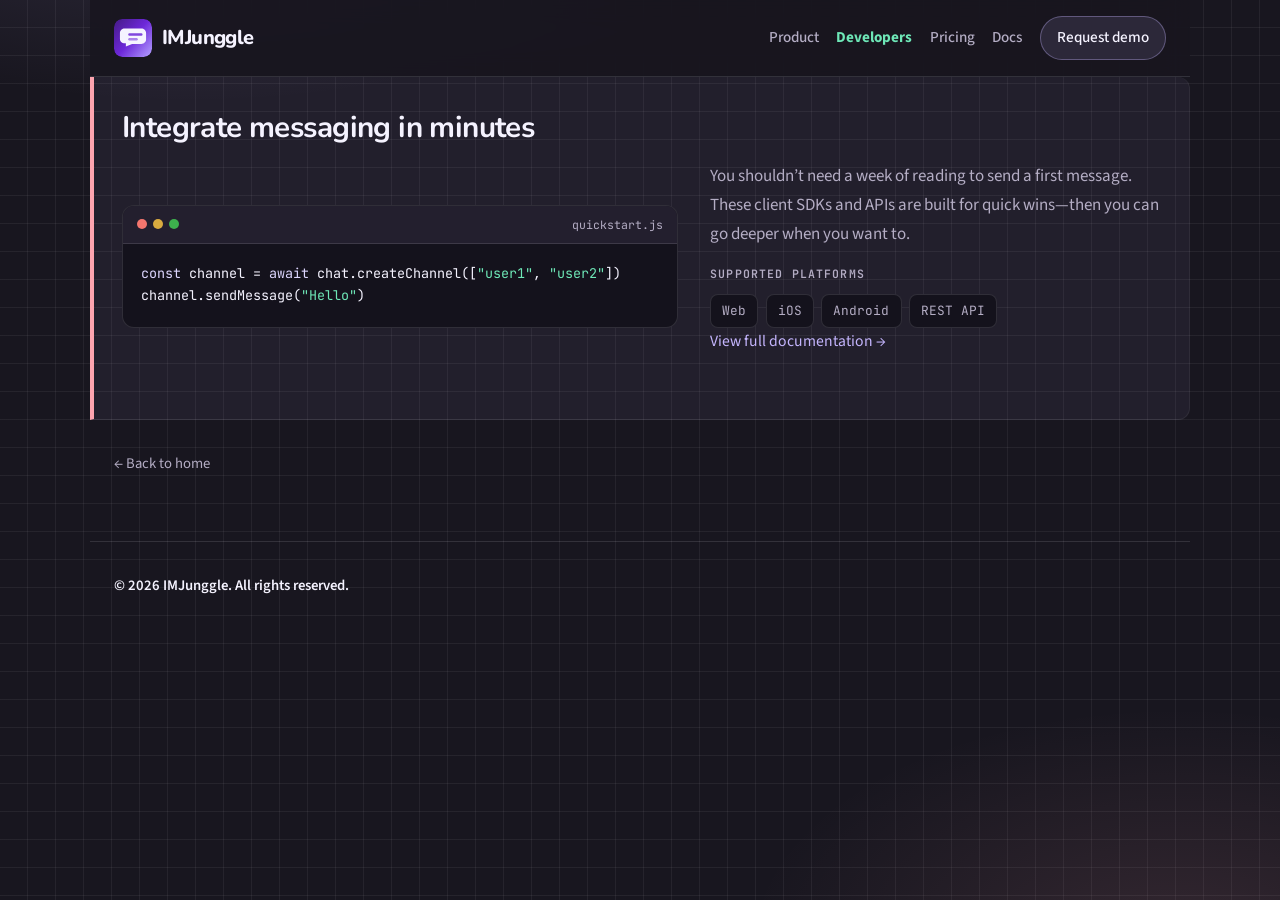
<file: developers.html>
<!DOCTYPE html>
<html lang="en">
<head>
  <meta charset="UTF-8" />
  <meta name="viewport" content="width=device-width, initial-scale=1.0" />
  <meta name="description" content="Integrate IMJunggle messaging with client SDKs and APIs for Web, iOS, and Android." />
  <title>Developers — IMJunggle</title>
  <link rel="icon" href="image/logo.svg" type="image/svg+xml" sizes="any" />
  <link rel="stylesheet" href="style.css" />
  <link rel="preconnect" href="https://fonts.googleapis.com" />
  <link rel="preconnect" href="https://fonts.gstatic.com" crossorigin />
  <link href="https://fonts.googleapis.com/css2?family=JetBrains+Mono:ital,wght@0,400;0,500;0,600;0,700;1,400&family=Nunito:ital,wght@0,500;0,600;0,700;0,800;1,500&family=Source+Sans+3:ital,wght@0,400;0,500;0,600;0,700;1,400&display=swap" rel="stylesheet" />
</head>
<body>
  <header class="site-header">
    <a class="logo" href="index.html">
      <img class="logo-mark" src="image/logo.svg" alt="" width="36" height="36" decoding="async" />
      <span class="logo-text">IMJunggle</span>
    </a>
    <nav class="nav" aria-label="Primary">
      <a href="product.html">Product</a>
      <a href="developers.html" aria-current="page">Developers</a>
      <a href="pricing.html">Pricing</a>
      <a href="docs.html">Docs</a>
      <a class="nav-cta" href="index.html#cta">Request demo</a>
    </nav>
  </header>

  <main class="site-main">
    <section class="developer section section--tint" id="developer" aria-labelledby="developer-heading">
      <h1 id="developer-heading" class="section-title">Integrate messaging in minutes</h1>
      <div class="developer-grid">
        <div class="code-panel" aria-label="Example API usage">
          <div class="code-panel-header">
            <span class="code-dot" aria-hidden="true"></span>
            <span class="code-dot code-dot--amber" aria-hidden="true"></span>
            <span class="code-dot code-dot--green" aria-hidden="true"></span>
            <span class="code-panel-title">quickstart.js</span>
          </div>
          <pre class="code-block"><code><span class="kw">const</span> channel = <span class="kw">await</span> chat.createChannel([<span class="str">"user1"</span>, <span class="str">"user2"</span>])
channel.sendMessage(<span class="str">"Hello"</span>)</code></pre>
        </div>
        <div class="developer-copy">
          <p>
            You shouldn’t need a week of reading to send a first message. These client SDKs and APIs are built for quick wins—then you can go deeper when you want to.
          </p>
          <p class="supported-label">Supported platforms</p>
          <ul class="platform-pills">
            <li>Web</li>
            <li>iOS</li>
            <li>Android</li>
            <li>REST API</li>
          </ul>
          <p class="developer-docs-link"><a href="docs.html">View full documentation →</a></p>
        </div>
      </div>
    </section>

    <p class="subpage-back"><a href="index.html">← Back to home</a></p>
  </main>

  <footer class="site-footer">
    <p class="site-footer-copy">© <span id="year"></span> IMJunggle. All rights reserved.</p>
  </footer>
  <script>
    document.getElementById("year").textContent = new Date().getFullYear();
  </script>
</body>
</html>
</file>
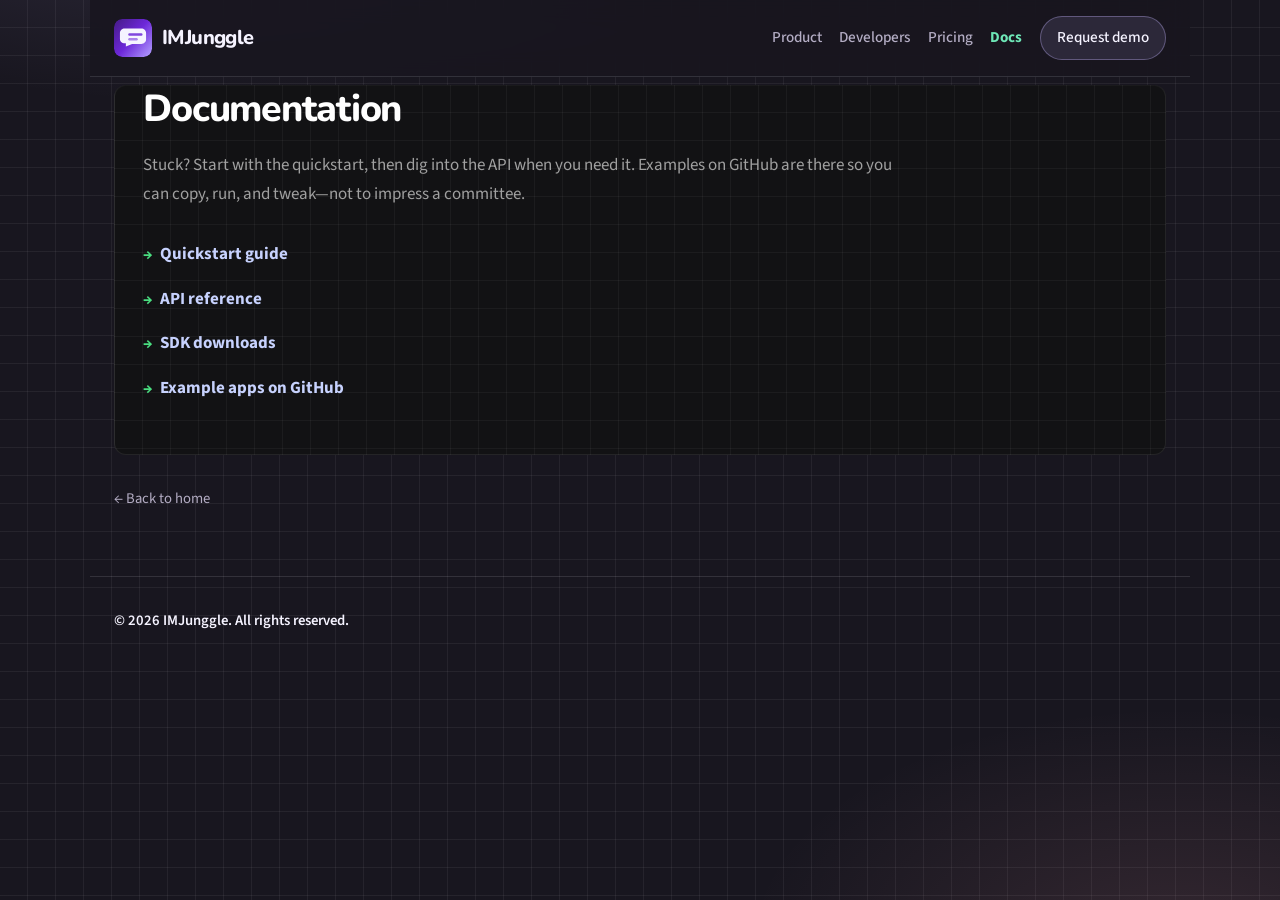
<file: docs.html>
<!DOCTYPE html>
<html lang="en">
<head>
  <meta charset="UTF-8" />
  <meta name="viewport" content="width=device-width, initial-scale=1.0" />
  <meta name="description" content="IMJunggle documentation: quickstart, API reference, SDKs, and example apps." />
  <title>Documentation — IMJunggle</title>
  <link rel="icon" href="image/logo.svg" type="image/svg+xml" sizes="any" />
  <link rel="stylesheet" href="style.css" />
  <link rel="preconnect" href="https://fonts.googleapis.com" />
  <link rel="preconnect" href="https://fonts.gstatic.com" crossorigin />
  <link href="https://fonts.googleapis.com/css2?family=JetBrains+Mono:ital,wght@0,400;0,500;0,600;0,700;1,400&family=Nunito:ital,wght@0,500;0,600;0,700;0,800;1,500&family=Source+Sans+3:ital,wght@0,400;0,500;0,600;0,700;1,400&display=swap" rel="stylesheet" />
</head>
<body class="page-docs">
  <header class="site-header">
    <a class="logo" href="index.html" target="_top">
      <img class="logo-mark" src="image/logo.svg" alt="" width="36" height="36" decoding="async" />
      <span class="logo-text">IMJunggle</span>
    </a>
    <nav class="nav" aria-label="Primary">
      <a href="product.html" target="_top">Product</a>
      <a href="developers.html" target="_top">Developers</a>
      <a href="pricing.html" target="_top">Pricing</a>
      <a href="docs.html" aria-current="page">Docs</a>
      <a class="nav-cta" href="index.html#cta" target="_top">Request demo</a>
    </nav>
  </header>

  <main class="site-main">
    <section class="docs section" id="docs" aria-labelledby="docs-heading">
      <h1 id="docs-heading" class="section-title">Documentation</h1>
      <p class="section-lead">
        Stuck? Start with the quickstart, then dig into the API when you need it. Examples on GitHub are there so you can copy, run, and tweak—not to impress a committee.
      </p>
      <ul class="docs-links">
        <li><a href="developers.html#developer" target="_top">Quickstart guide</a></li>
        <li><a href="api-reference.html" target="_blank" rel="noopener noreferrer">API reference</a></li>
        <li><a href="developers.html" target="_top">SDK downloads</a></li>
        <li><a href="https://github.com" rel="noopener noreferrer" target="_blank">Example apps on GitHub</a></li>
      </ul>
    </section>
    <p class="subpage-back"><a href="index.html" target="_top">← Back to home</a></p>
  </main>

  <footer class="site-footer">
    <p class="site-footer-copy">© <span id="year"></span> IMJunggle. All rights reserved.</p>
  </footer>
  <script>
    document.getElementById("year").textContent = new Date().getFullYear();
  </script>
</body>
</html>
</file>
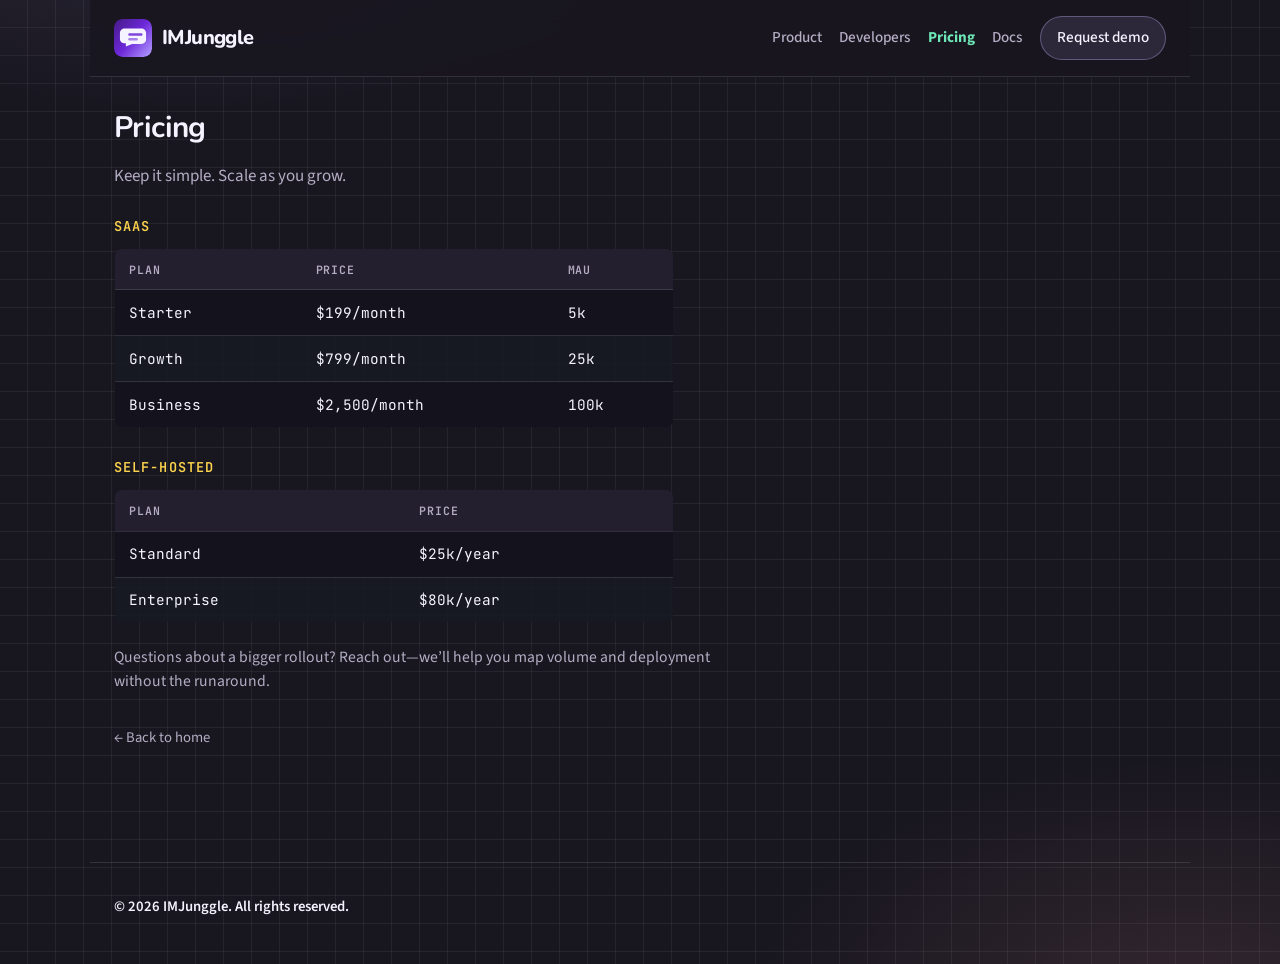
<file: pricing.html>
<!DOCTYPE html>
<html lang="en">
<head>
  <meta charset="UTF-8" />
  <meta name="viewport" content="width=device-width, initial-scale=1.0" />
  <meta name="description" content="IMJunggle pricing: SaaS plans by MAU and self-hosted licensing." />
  <title>Pricing — IMJunggle</title>
  <link rel="icon" href="image/logo.svg" type="image/svg+xml" sizes="any" />
  <link rel="stylesheet" href="style.css" />
  <link rel="preconnect" href="https://fonts.googleapis.com" />
  <link rel="preconnect" href="https://fonts.gstatic.com" crossorigin />
  <link href="https://fonts.googleapis.com/css2?family=JetBrains+Mono:ital,wght@0,400;0,500;0,600;0,700;1,400&family=Nunito:ital,wght@0,500;0,600;0,700;0,800;1,500&family=Source+Sans+3:ital,wght@0,400;0,500;0,600;0,700;1,400&display=swap" rel="stylesheet" />
</head>
<body>
  <header class="site-header">
    <a class="logo" href="index.html">
      <img class="logo-mark" src="image/logo.svg" alt="" width="36" height="36" decoding="async" />
      <span class="logo-text">IMJunggle</span>
    </a>
    <nav class="nav" aria-label="Primary">
      <a href="product.html">Product</a>
      <a href="developers.html">Developers</a>
      <a href="pricing.html" aria-current="page">Pricing</a>
      <a href="docs.html">Docs</a>
      <a class="nav-cta" href="index.html#cta">Request demo</a>
    </nav>
  </header>

  <main class="site-main">
    <section class="pricing section" id="pricing" aria-labelledby="pricing-heading">
      <h1 id="pricing-heading" class="section-title">Pricing</h1>
      <p class="section-lead">Keep it simple. Scale as you grow.</p>

      <h2 class="pricing-subhead">SaaS</h2>
      <div class="table-wrap">
        <table class="price-table">
          <thead>
            <tr>
              <th scope="col">Plan</th>
              <th scope="col">Price</th>
              <th scope="col">MAU</th>
            </tr>
          </thead>
          <tbody>
            <tr>
              <td>Starter</td>
              <td>$199/month</td>
              <td>5k</td>
            </tr>
            <tr>
              <td>Growth</td>
              <td>$799/month</td>
              <td>25k</td>
            </tr>
            <tr>
              <td>Business</td>
              <td>$2,500/month</td>
              <td>100k</td>
            </tr>
          </tbody>
        </table>
      </div>

      <h2 class="pricing-subhead">Self-Hosted</h2>
      <div class="table-wrap">
        <table class="price-table">
          <thead>
            <tr>
              <th scope="col">Plan</th>
              <th scope="col">Price</th>
            </tr>
          </thead>
          <tbody>
            <tr>
              <td>Standard</td>
              <td>$25k/year</td>
            </tr>
            <tr>
              <td>Enterprise</td>
              <td>$80k/year</td>
            </tr>
          </tbody>
        </table>
      </div>

      <p class="pricing-note">Questions about a bigger rollout? Reach out—we’ll help you map volume and deployment without the runaround.</p>
      <p class="subpage-back"><a href="index.html">← Back to home</a></p>
    </section>
  </main>

  <footer class="site-footer">
    <p class="site-footer-copy">© <span id="year"></span> IMJunggle. All rights reserved.</p>
  </footer>
  <script>
    document.getElementById("year").textContent = new Date().getFullYear();
  </script>
</body>
</html>
</file>
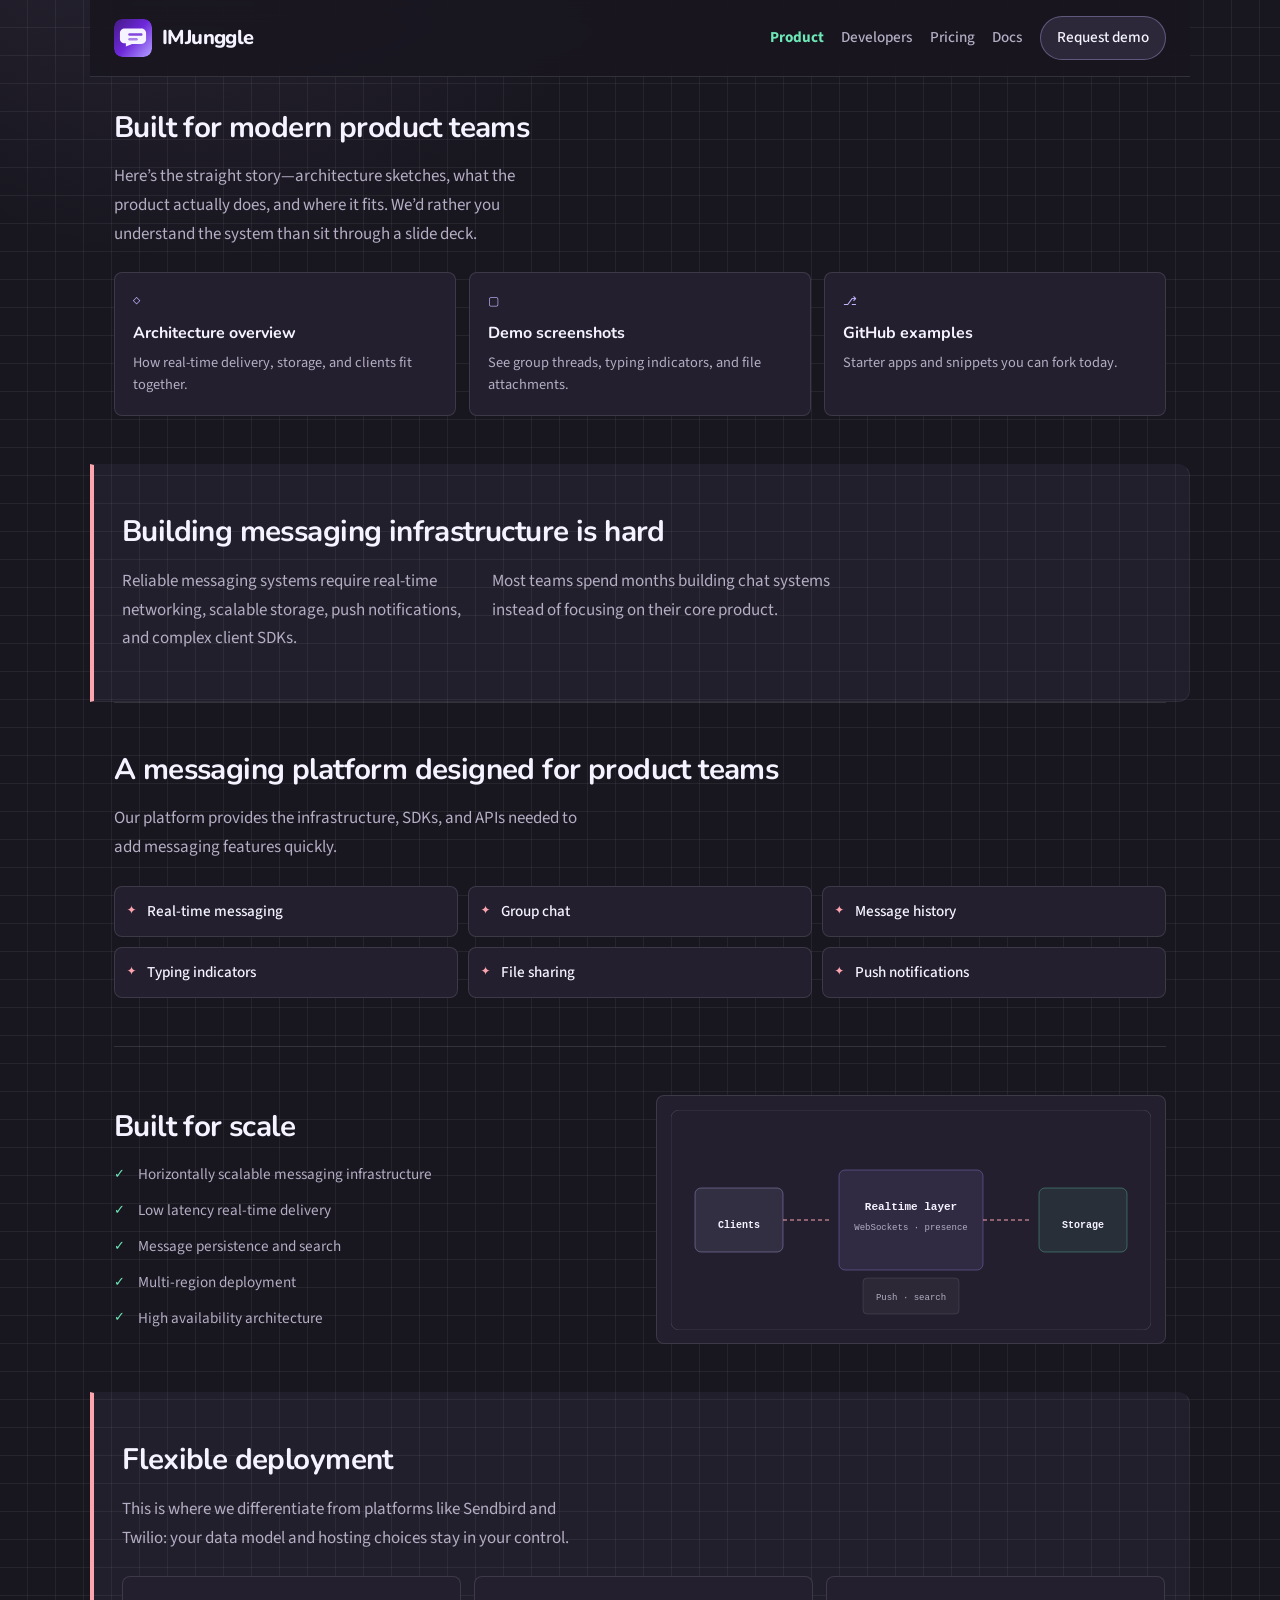
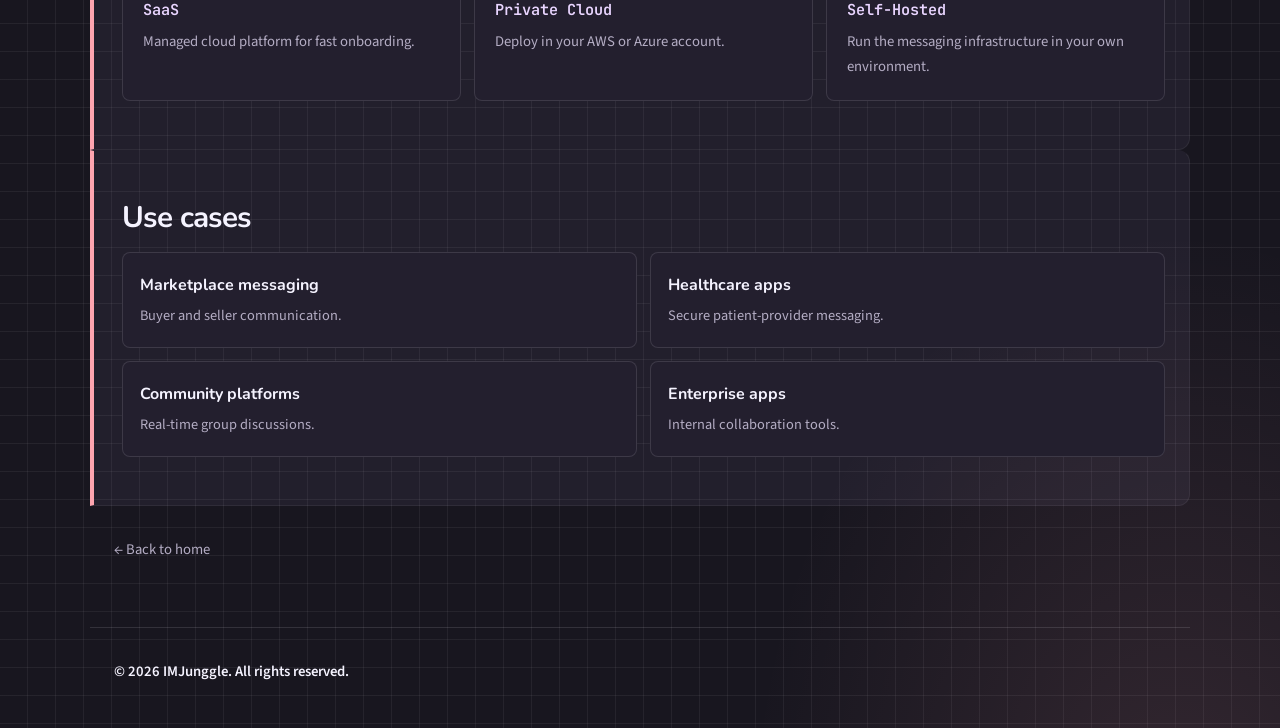
<file: product.html>
<!DOCTYPE html>
<html lang="en">
<head>
  <meta charset="UTF-8" />
  <meta name="viewport" content="width=device-width, initial-scale=1.0" />
  <meta name="description" content="IMJunggle product: messaging platform for product teams, scale, deployment, and use cases." />
  <title>Product — IMJunggle</title>
  <link rel="icon" href="image/logo.svg" type="image/svg+xml" sizes="any" />
  <link rel="stylesheet" href="style.css" />
  <link rel="preconnect" href="https://fonts.googleapis.com" />
  <link rel="preconnect" href="https://fonts.gstatic.com" crossorigin />
  <link href="https://fonts.googleapis.com/css2?family=JetBrains+Mono:ital,wght@0,400;0,500;0,600;0,700;1,400&family=Nunito:ital,wght@0,500;0,600;0,700;0,800;1,500&family=Source+Sans+3:ital,wght@0,400;0,500;0,600;0,700;1,400&display=swap" rel="stylesheet" />
</head>
<body>
  <header class="site-header">
    <a class="logo" href="index.html">
      <img class="logo-mark" src="image/logo.svg" alt="" width="36" height="36" decoding="async" />
      <span class="logo-text">IMJunggle</span>
    </a>
    <nav class="nav" aria-label="Primary">
      <a href="product.html" aria-current="page">Product</a>
      <a href="developers.html">Developers</a>
      <a href="pricing.html">Pricing</a>
      <a href="docs.html">Docs</a>
      <a class="nav-cta" href="index.html#cta">Request demo</a>
    </nav>
  </header>

  <main class="site-main">
    <section class="social-proof section" id="social-proof" aria-labelledby="social-heading">
      <h1 id="social-heading" class="section-title">Built for modern product teams</h1>
      <p class="section-lead">
        Here’s the straight story—architecture sketches, what the product actually does, and where it fits.
        We’d rather you understand the system than sit through a slide deck.
      </p>
      <ul class="credibility-grid">
        <li>
          <span class="credibility-icon" aria-hidden="true">◇</span>
          <strong>Architecture overview</strong>
          <span>How real-time delivery, storage, and clients fit together.</span>
        </li>
        <li>
          <span class="credibility-icon" aria-hidden="true">▢</span>
          <strong>Demo screenshots</strong>
          <span>See group threads, typing indicators, and file attachments.</span>
        </li>
        <li>
          <span class="credibility-icon" aria-hidden="true">⎇</span>
          <strong>GitHub examples</strong>
          <span>Starter apps and snippets you can fork today.</span>
        </li>
      </ul>
    </section>

    <section class="problem section section--tint" id="problem" aria-labelledby="problem-heading">
      <h2 id="problem-heading" class="section-title">Building messaging infrastructure is hard</h2>
      <div class="prose-columns">
        <p>
          Reliable messaging systems require real-time networking,
          scalable storage, push notifications, and complex
          client SDKs.
        </p>
        <p>
          Most teams spend months building chat systems instead
          of focusing on their core product.
        </p>
      </div>
    </section>

    <section class="solution section" id="solution" aria-labelledby="solution-heading">
      <h2 id="solution-heading" class="section-title">A messaging platform designed for product teams</h2>
      <p class="section-lead section-lead--max">
        Our platform provides the infrastructure, SDKs, and APIs
        needed to add messaging features quickly.
      </p>
      <ul class="feature-highlights">
        <li>Real-time messaging</li>
        <li>Group chat</li>
        <li>Message history</li>
        <li>Typing indicators</li>
        <li>File sharing</li>
        <li>Push notifications</li>
      </ul>
    </section>

    <section class="architecture section" id="architecture" aria-labelledby="arch-heading">
      <div class="architecture-intro">
        <h2 id="arch-heading" class="section-title">Built for scale</h2>
        <ul class="checklist">
          <li>Horizontally scalable messaging infrastructure</li>
          <li>Low latency real-time delivery</li>
          <li>Message persistence and search</li>
          <li>Multi-region deployment</li>
          <li>High availability architecture</li>
        </ul>
      </div>
      <div class="diagram-card" aria-hidden="true">
        <svg class="arch-diagram" xmlns="http://www.w3.org/2000/svg" viewBox="0 0 480 220" fill="none" role="img">
          <title>Architecture diagram</title>
          <rect width="480" height="220" rx="8" fill="#231f2e" stroke="rgba(245,243,255,0.12)"/>
          <rect x="24" y="78" width="88" height="64" rx="6" fill="rgba(196,181,253,0.1)" stroke="rgba(196,181,253,0.35)"/>
          <text x="68" y="118" text-anchor="middle" fill="#f5f3ff" font-family="ui-monospace, monospace" font-size="10" font-weight="600">Clients</text>
          <path d="M112 110h48" stroke="rgba(253,164,175,0.5)" stroke-width="2" stroke-dasharray="4 3"/>
          <rect x="168" y="60" width="144" height="100" rx="6" fill="rgba(167,139,250,0.1)" stroke="rgba(167,139,250,0.35)"/>
          <text x="240" y="100" text-anchor="middle" fill="#f5f3ff" font-family="ui-monospace, monospace" font-size="11" font-weight="600">Realtime layer</text>
          <text x="240" y="120" text-anchor="middle" fill="#b4adc4" font-family="ui-monospace, monospace" font-size="9">WebSockets · presence</text>
          <path d="M312 110h48" stroke="rgba(253,164,175,0.5)" stroke-width="2" stroke-dasharray="4 3"/>
          <rect x="368" y="78" width="88" height="64" rx="6" fill="rgba(110,231,183,0.08)" stroke="rgba(110,231,183,0.32)"/>
          <text x="412" y="118" text-anchor="middle" fill="#f5f3ff" font-family="ui-monospace, monospace" font-size="10" font-weight="600">Storage</text>
          <rect x="192" y="168" width="96" height="36" rx="4" fill="rgba(245,243,255,0.04)" stroke="rgba(245,243,255,0.1)"/>
          <text x="240" y="190" text-anchor="middle" fill="#b4adc4" font-family="ui-monospace, monospace" font-size="9">Push · search</text>
        </svg>
      </div>
    </section>

    <section class="deployment section section--tint" id="deployment" aria-labelledby="deploy-heading">
      <h2 id="deploy-heading" class="section-title">Flexible deployment</h2>
      <p class="section-lead section-lead--max">
        This is where we differentiate from platforms like
        Sendbird and Twilio: your data model and hosting choices stay in your control.
      </p>
      <div class="deployment-grid">
        <article class="deployment-card">
          <h3>SaaS</h3>
          <p>Managed cloud platform for fast onboarding.</p>
        </article>
        <article class="deployment-card">
          <h3>Private Cloud</h3>
          <p>Deploy in your AWS or Azure account.</p>
        </article>
        <article class="deployment-card">
          <h3>Self-Hosted</h3>
          <p>Run the messaging infrastructure in your own environment.</p>
        </article>
      </div>
    </section>

    <section class="use-cases section section--tint" id="use-cases" aria-labelledby="use-heading">
      <h2 id="use-heading" class="section-title">Use cases</h2>
      <div class="use-case-grid">
        <article>
          <h3>Marketplace messaging</h3>
          <p>Buyer and seller communication.</p>
        </article>
        <article>
          <h3>Healthcare apps</h3>
          <p>Secure patient-provider messaging.</p>
        </article>
        <article>
          <h3>Community platforms</h3>
          <p>Real-time group discussions.</p>
        </article>
        <article>
          <h3>Enterprise apps</h3>
          <p>Internal collaboration tools.</p>
        </article>
      </div>
    </section>

    <p class="subpage-back"><a href="index.html">← Back to home</a></p>
  </main>

  <footer class="site-footer">
    <p class="site-footer-copy">© <span id="year"></span> IMJunggle. All rights reserved.</p>
  </footer>
  <script>
    document.getElementById("year").textContent = new Date().getFullYear();
  </script>
</body>
</html>
</file>
<file: style.css>
:root {
  --bg: #18161f;
  --bg-elevated: #231f2e;
  --bg-code: #14121c;
  --text: #f5f3ff;
  --text-muted: #b4adc4;
  --accent: #c4b5fd;
  --accent-bright: #e9d5ff;
  --accent-green: #6ee7b7;
  --accent-violet: #ddd6fe;
  --accent-amber: #fcd34d;
  --accent-warm: #fda4af;
  --border: rgba(245, 243, 255, 0.12);
  --border-subtle: rgba(245, 243, 255, 0.06);
  --radius: 12px;
  --radius-sm: 8px;
  --font-ui: "Source Sans 3", system-ui, sans-serif;
  --font-display: "Nunito", system-ui, sans-serif;
  --font-mono: "JetBrains Mono", ui-monospace, monospace;
  --max: 1100px;
}

*,
*::before,
*::after {
  box-sizing: border-box;
}

html {
  scroll-behavior: smooth;
}

::selection {
  background: rgba(196, 181, 253, 0.35);
  color: var(--text);
}

body {
  margin: 0;
  min-height: 100vh;
  font-family: var(--font-ui);
  font-size: 1.0625rem;
  line-height: 1.68;
  color: var(--text);
  background-color: var(--bg);
  background-image: radial-gradient(ellipse 90% 70% at 15% -25%, rgba(196, 181, 253, 0.2), transparent 52%),
    radial-gradient(ellipse 70% 55% at 92% 105%, rgba(253, 164, 175, 0.12), transparent 48%),
    linear-gradient(var(--border-subtle) 1px, transparent 1px),
    linear-gradient(90deg, var(--border-subtle) 1px, transparent 1px);
  background-size: auto, auto, 28px 28px, 28px 28px;
  background-position: 0 0, 0 0, -1px -1px, -1px -1px;
}

a {
  color: var(--accent);
  text-decoration: none;
}

a:hover {
  color: var(--accent-bright);
  text-decoration: underline;
  text-underline-offset: 3px;
}

code {
  font-family: var(--font-mono);
  font-size: 0.88em;
  padding: 0.12em 0.45em;
  border-radius: var(--radius-sm);
  background: var(--bg-code);
  border: 1px solid var(--border);
  color: var(--accent-violet);
}

.site-header {
  display: flex;
  align-items: center;
  justify-content: space-between;
  max-width: var(--max);
  margin: 0 auto;
  padding: 1rem 1.5rem;
  border-bottom: 1px solid var(--border);
  background: rgba(24, 22, 31, 0.88);
  backdrop-filter: blur(12px);
}

.logo {
  display: inline-flex;
  align-items: center;
  gap: 0.65rem;
  font-family: var(--font-display);
  font-weight: 800;
  font-size: 1.25rem;
  color: var(--text);
  letter-spacing: -0.03em;
}

.logo-mark {
  width: 2.35rem;
  height: 2.35rem;
  flex-shrink: 0;
  display: block;
  border-radius: var(--radius-sm);
}

.logo-text {
  line-height: 1;
}

.logo:hover {
  text-decoration: none;
  color: var(--accent-bright);
}

.logo:hover .logo-mark {
  filter: brightness(1.1) saturate(1.05);
}

.nav {
  display: flex;
  align-items: center;
  gap: 0.35rem 1.1rem;
  flex-wrap: wrap;
  justify-content: flex-end;
}

.nav a {
  color: var(--text-muted);
  font-size: 0.95rem;
  font-family: var(--font-ui);
  font-weight: 500;
}

.nav a:hover {
  color: var(--accent-bright);
  text-decoration: none;
}

.nav a[aria-current="page"] {
  color: var(--accent-green);
  font-weight: 700;
}

.nav-cta {
  padding: 0.5rem 1rem;
  border-radius: 999px;
  background: rgba(196, 181, 253, 0.12);
  border: 1px solid rgba(196, 181, 253, 0.35);
  color: var(--text) !important;
}

.nav-cta:hover {
  border-color: var(--accent-warm);
  background: rgba(253, 164, 175, 0.12);
  text-decoration: none;
}

main {
  max-width: var(--max);
  margin: 0 auto;
  padding: 0 1.5rem 4rem;
}

.site-main > .section:first-of-type {
  border-top: none;
  padding-top: 2rem;
}

.section {
  padding: 3rem 0;
  border-top: 1px solid var(--border);
}

.section--tint {
  background: rgba(196, 181, 253, 0.06);
  border: 1px solid var(--border-subtle);
  border-left: 4px solid var(--accent-warm);
  margin-left: -1.5rem;
  margin-right: -1.5rem;
  padding-left: calc(1.5rem + 4px);
  padding-right: 1.5rem;
  border-top-color: transparent;
  border-radius: 0 var(--radius) var(--radius) 0;
}

.section-title {
  font-family: var(--font-display);
  font-size: clamp(1.45rem, 2.8vw, 1.85rem);
  font-weight: 700;
  margin: 0 0 1rem;
  letter-spacing: -0.02em;
  line-height: 1.28;
}

.section-lead {
  color: var(--text-muted);
  margin: 0 0 1.5rem;
  max-width: 52ch;
}

.section-lead--max {
  max-width: 60ch;
}

.hero {
  display: grid;
  gap: 2.5rem;
  align-items: center;
  padding: 2.75rem 0 3.5rem;
  border-top: none;
}

@media (min-width: 900px) {
  .hero {
    grid-template-columns: 1fr 1fr;
    gap: 3rem;
    padding: 3.5rem 0 4rem;
  }
}

.eyebrow {
  display: inline-block;
  font-family: var(--font-ui);
  letter-spacing: 0.02em;
  font-size: 0.875rem;
  font-weight: 600;
  color: var(--accent-bright);
  margin: 0 0 1rem;
  padding: 0.4rem 0.95rem;
  border-radius: 999px;
  background: rgba(196, 181, 253, 0.14);
  border: 1px solid rgba(196, 181, 253, 0.28);
}

.eyebrow::before {
  content: none;
}

.hero h1 {
  font-family: var(--font-display);
  font-size: clamp(2rem, 4.2vw, 3rem);
  line-height: 1.14;
  font-weight: 800;
  margin: 0 0 1rem;
  letter-spacing: -0.03em;
}

.lede {
  color: var(--text-muted);
  margin: 0 0 1.5rem;
  max-width: 44ch;
  font-size: 1.06rem;
}

.hero-platforms {
  margin: 1.25rem 0 0;
  font-size: 0.82rem;
  font-family: var(--font-mono);
  color: var(--text-muted);
}

.hero-platforms span {
  margin: 0 0.35rem;
  color: var(--border);
}

.hero-actions {
  display: flex;
  flex-wrap: wrap;
  gap: 0.65rem;
}

.btn {
  display: inline-flex;
  align-items: center;
  justify-content: center;
  padding: 0.62rem 1.25rem;
  border-radius: 999px;
  font-weight: 700;
  font-size: 0.92rem;
  font-family: var(--font-display);
  border: 1px solid transparent;
  cursor: pointer;
  transition: transform 0.15s ease, background 0.15s ease, border-color 0.15s ease, box-shadow 0.15s ease;
}

.btn:hover {
  text-decoration: none;
  transform: translateY(-1px);
}

.btn-primary {
  background: linear-gradient(135deg, #a78bfa 0%, #e879a9 100%);
  color: #1a1025;
  border-color: transparent;
  box-shadow: 0 4px 20px rgba(167, 139, 250, 0.35);
}

.btn-primary:hover {
  background: linear-gradient(135deg, #c4b5fd 0%, #fda4af 100%);
  color: #1a1025;
  box-shadow: 0 6px 28px rgba(232, 121, 169, 0.3);
}

.btn-ghost {
  background: rgba(245, 243, 255, 0.04);
  border-color: var(--border);
  color: var(--text);
}

.btn-ghost:hover {
  border-color: rgba(196, 181, 253, 0.45);
  background: rgba(196, 181, 253, 0.08);
}

.btn-lg {
  padding: 0.75rem 1.35rem;
  font-size: 0.95rem;
}

.hero-visual {
  display: flex;
  justify-content: center;
}

.hero-visual img {
  width: 100%;
  max-width: 520px;
  height: auto;
  border-radius: var(--radius);
  border: 1px solid var(--border);
  box-shadow: 0 0 0 1px var(--bg-code), 0 16px 48px rgba(0, 0, 0, 0.4);
}

.credibility-grid {
  list-style: none;
  margin: 0;
  padding: 0;
  display: grid;
  gap: 0.85rem;
}

@media (min-width: 720px) {
  .credibility-grid {
    grid-template-columns: repeat(3, 1fr);
  }
}

.credibility-grid li {
  background: var(--bg-elevated);
  border: 1px solid var(--border);
  border-radius: var(--radius-sm);
  padding: 1.15rem 1.1rem;
  display: flex;
  flex-direction: column;
  gap: 0.35rem;
  transition: border-color 0.15s ease;
}

.credibility-grid li:hover {
  border-color: var(--text-muted);
}

.credibility-grid strong {
  font-size: 1rem;
  font-family: var(--font-display);
  font-weight: 700;
}

.credibility-grid span:last-child {
  color: var(--text-muted);
  font-size: 0.9rem;
  line-height: 1.55;
}

.credibility-icon {
  font-size: 0.75rem;
  font-family: var(--font-mono);
  color: var(--accent);
  margin-bottom: 0.15rem;
}

.prose-columns {
  display: grid;
  gap: 1.25rem;
  color: var(--text-muted);
  max-width: 720px;
}

@media (min-width: 640px) {
  .prose-columns {
    grid-template-columns: 1fr 1fr;
  }
}

.prose-columns p {
  margin: 0;
}

.feature-highlights {
  list-style: none;
  margin: 0;
  padding: 0;
  display: grid;
  gap: 0.6rem;
}

@media (min-width: 560px) {
  .feature-highlights {
    grid-template-columns: repeat(2, 1fr);
  }
}

@media (min-width: 900px) {
  .feature-highlights {
    grid-template-columns: repeat(3, 1fr);
  }
}

.feature-highlights li {
  position: relative;
  padding: 0.75rem 0.85rem 0.75rem 2rem;
  background: var(--bg-elevated);
  border: 1px solid var(--border);
  border-radius: var(--radius-sm);
  font-size: 0.95rem;
  font-family: var(--font-ui);
  font-weight: 500;
}

.feature-highlights li::before {
  content: "✦";
  position: absolute;
  left: 0.72rem;
  top: 50%;
  transform: translateY(-50%);
  color: var(--accent-warm);
  font-weight: 700;
  font-size: 0.75rem;
}

.developer-grid {
  display: grid;
  gap: 2rem;
  align-items: start;
}

@media (min-width: 800px) {
  .developer-grid {
    grid-template-columns: 1.1fr 0.9fr;
    align-items: center;
  }
}

.code-panel {
  background: var(--bg-code);
  border: 1px solid var(--border);
  border-radius: var(--radius);
  overflow: hidden;
  box-shadow: inset 0 1px 0 rgba(255, 255, 255, 0.04);
}

.code-panel-header {
  display: flex;
  align-items: center;
  gap: 0.4rem;
  padding: 0.55rem 0.85rem;
  background: var(--bg-elevated);
  border-bottom: 1px solid var(--border);
}

.code-dot {
  width: 10px;
  height: 10px;
  border-radius: 50%;
  background: #ff7b72;
  opacity: 0.95;
}

.code-dot--amber {
  background: #e3b341;
}

.code-dot--green {
  background: #3fb950;
}

.code-panel-title {
  margin-left: auto;
  font-size: 0.72rem;
  color: var(--text-muted);
  font-family: var(--font-mono);
}

.code-block {
  margin: 0;
  padding: 1.1rem 1.1rem 1.25rem;
  overflow-x: auto;
  font-family: var(--font-mono);
  font-size: 0.84rem;
  line-height: 1.7;
  color: var(--text);
}

.code-block code {
  display: block;
  padding: 0;
  background: none;
  border: none;
  font: inherit;
  color: inherit;
  white-space: pre;
}

.code-block .kw {
  color: var(--accent-violet);
}

.code-block .str {
  color: var(--accent-green);
}

.developer-copy p {
  margin: 0 0 1rem;
  color: var(--text-muted);
}

.supported-label {
  font-size: 0.72rem;
  font-weight: 600;
  font-family: var(--font-mono);
  text-transform: uppercase;
  letter-spacing: 0.1em;
  color: var(--accent-amber);
  margin-bottom: 0.65rem !important;
}

.platform-pills {
  list-style: none;
  margin: 0;
  padding: 0;
  display: flex;
  flex-wrap: wrap;
  gap: 0.45rem;
}

.platform-pills li {
  padding: 0.35rem 0.7rem;
  border-radius: var(--radius-sm);
  background: var(--bg-code);
  border: 1px solid var(--border);
  font-size: 0.8rem;
  font-family: var(--font-mono);
  color: var(--text-muted);
}

.architecture {
  display: grid;
  gap: 2rem;
}

@media (min-width: 900px) {
  .architecture {
    grid-template-columns: 1fr 1fr;
    align-items: center;
  }
}

.checklist {
  list-style: none;
  margin: 0;
  padding: 0;
  display: flex;
  flex-direction: column;
  gap: 0.65rem;
  max-width: 42ch;
}

.checklist li {
  position: relative;
  padding-left: 1.5rem;
  color: var(--text-muted);
  font-size: 0.95rem;
}

.checklist li::before {
  content: "✓";
  position: absolute;
  left: 0;
  top: 0.05em;
  font-size: 0.8rem;
  color: var(--accent-green);
  font-family: var(--font-mono);
}

.diagram-card {
  background: var(--bg-elevated);
  border: 1px solid var(--border);
  border-radius: var(--radius-sm);
  padding: 0.85rem;
  display: flex;
  justify-content: center;
}

.arch-diagram {
  width: 100%;
  max-width: 480px;
  height: auto;
}

.deployment-grid {
  display: grid;
  gap: 0.85rem;
}

@media (min-width: 720px) {
  .deployment-grid {
    grid-template-columns: repeat(3, 1fr);
  }
}

.deployment-card {
  background: var(--bg-elevated);
  border: 1px solid var(--border);
  border-radius: var(--radius-sm);
  padding: 1.25rem;
  margin: 0;
}

.deployment-card h3 {
  margin: 0 0 0.45rem;
  font-family: var(--font-mono);
  font-size: 0.95rem;
  font-weight: 600;
  color: var(--accent-bright);
}

.deployment-card p {
  margin: 0;
  color: var(--text-muted);
  font-size: 0.92rem;
}

.subpage-back {
  margin: 2rem 0 0;
  font-size: 0.92rem;
  font-family: var(--font-ui);
}

.subpage-back a {
  color: var(--text-muted);
}

.subpage-back a:hover {
  color: var(--accent-green);
}

.developer-docs-link {
  margin: 1.5rem 0 0;
  font-family: var(--font-ui);
  font-size: 0.98rem;
}

.pricing-subhead {
  font-family: var(--font-mono);
  font-size: 0.85rem;
  margin: 1.75rem 0 0.65rem;
  font-weight: 600;
  color: var(--accent-amber);
  text-transform: uppercase;
  letter-spacing: 0.08em;
}

.pricing-subhead:first-of-type {
  margin-top: 0.35rem;
}

.table-wrap {
  overflow-x: auto;
  margin-bottom: 0.35rem;
}

.price-table {
  width: 100%;
  max-width: 560px;
  border-collapse: collapse;
  font-size: 0.9rem;
  font-family: var(--font-mono);
  border: 1px solid var(--border);
  border-radius: var(--radius-sm);
  overflow: hidden;
}

.price-table th,
.price-table td {
  text-align: left;
  padding: 0.65rem 0.9rem;
  border-bottom: 1px solid var(--border);
}

.price-table tr:last-child td {
  border-bottom: none;
}

.price-table th {
  color: var(--text-muted);
  font-weight: 600;
  font-size: 0.72rem;
  text-transform: uppercase;
  letter-spacing: 0.08em;
  background: var(--bg-elevated);
}

.price-table td {
  background: var(--bg-code);
}

.price-table tbody tr:nth-child(even) td {
  background: rgba(22, 27, 34, 0.85);
}

.price-table tbody tr:hover td {
  background: rgba(196, 181, 253, 0.08);
}

.pricing-note {
  margin: 1.35rem 0 0;
  color: var(--text-muted);
  font-size: 0.98rem;
  font-family: var(--font-ui);
  line-height: 1.55;
  max-width: 40rem;
}

.use-case-grid {
  display: grid;
  gap: 0.85rem;
}

@media (min-width: 640px) {
  .use-case-grid {
    grid-template-columns: repeat(2, 1fr);
  }
}

.use-case-grid article {
  background: var(--bg-elevated);
  border: 1px solid var(--border);
  border-radius: var(--radius-sm);
  padding: 1.15rem 1.05rem;
  margin: 0;
}

.use-case-grid h3 {
  margin: 0 0 0.35rem;
  font-size: 1rem;
  font-family: var(--font-display);
  font-weight: 700;
}

.use-case-grid p {
  margin: 0;
  color: var(--text-muted);
  font-size: 0.9rem;
}

.docs-links {
  list-style: none;
  margin: 0;
  padding: 0;
  display: flex;
  flex-direction: column;
  gap: 0.5rem;
}

.docs-links a {
  display: inline-flex;
  align-items: baseline;
  gap: 0.5rem;
  font-weight: 600;
  font-family: var(--font-ui);
  font-size: 1rem;
}

.docs-links a::before {
  content: "→";
  color: var(--accent-green);
  font-weight: 700;
  font-size: 0.85em;
  pointer-events: none;
}

/* Documentation hub page — panel + type like design mock */
body.page-docs .site-main > .section.docs {
  border-top: none;
  padding-top: 0;
}

body.page-docs section.docs {
  margin-top: 0.5rem;
  margin-bottom: 2rem;
  padding: 2.75rem 1.75rem 3.25rem;
  background-color: #121214;
  background-image: linear-gradient(rgba(255, 255, 255, 0.042) 1px, transparent 1px),
    linear-gradient(90deg, rgba(255, 255, 255, 0.042) 1px, transparent 1px);
  background-size: 28px 28px;
  background-position: -1px -1px;
  border-radius: var(--radius);
  border: 1px solid rgba(255, 255, 255, 0.08);
  box-shadow: inset 0 1px 0 rgba(255, 255, 255, 0.035);
}

body.page-docs section.docs .section-title {
  color: #ffffff;
  font-size: clamp(1.85rem, 4.2vw, 2.35rem);
  font-weight: 800;
  margin: 0 0 1.15rem;
  letter-spacing: -0.03em;
}

body.page-docs section.docs .section-lead {
  color: #a0a0a0;
  font-size: 1.0625rem;
  line-height: 1.68;
  max-width: 48rem;
  margin: 0 0 2rem;
}

body.page-docs .docs-links {
  gap: 1rem;
}

body.page-docs .docs-links a {
  color: #c7d2fe;
  font-weight: 700;
  font-size: 1.0625rem;
  text-decoration: none;
}

body.page-docs .docs-links a:hover {
  color: #e0e7ff;
  text-decoration: underline;
  text-underline-offset: 3px;
}

body.page-docs .docs-links a::before {
  color: #4ade80;
  font-size: 0.9em;
}

.cta {
  position: relative;
  text-align: center;
  padding: 3rem 1.5rem;
  margin-top: 0.5rem;
  border-radius: var(--radius);
  background: linear-gradient(165deg, rgba(196, 181, 253, 0.1) 0%, rgba(35, 31, 46, 0.95) 42%);
  border: 1px solid var(--border);
  box-shadow: 0 20px 50px rgba(0, 0, 0, 0.25);
  overflow: hidden;
}

.cta::before {
  content: "";
  position: absolute;
  top: 0;
  left: 0;
  right: 0;
  height: 4px;
  background: linear-gradient(90deg, var(--accent-green), var(--accent-warm), var(--accent));
}

.cta-title {
  font-family: var(--font-display);
  font-size: clamp(1.45rem, 2.8vw, 1.95rem);
  margin: 0 0 0.85rem;
  font-weight: 800;
  letter-spacing: -0.02em;
}

.cta-subtitle {
  max-width: 38rem;
  margin: 0 auto 1.5rem;
  color: var(--text-muted);
  font-size: 1.02rem;
  line-height: 1.6;
}

.cta-actions {
  justify-content: center;
}

.site-footer {
  max-width: var(--max);
  margin: 0 auto;
  padding: 2rem 1.5rem 2.75rem;
  border-top: 1px solid var(--border);
  color: var(--text-muted);
  font-size: 0.92rem;
  font-family: var(--font-ui);
}

.site-footer-copy {
  margin: 0;
  font-weight: 600;
  color: var(--text);
}

.api-docs-wrap {
  max-width: 1280px;
  margin: 0 auto;
  padding: 0 1.25rem 4rem;
}

/* API reference: DevExpress-style — window scrolls the article; sticky header; sticky TOC scrolls independently */
html.page-api-docs {
  /* No site header on this page: small inset for sticky TOC */
  --api-sticky-top: 0.75rem;
}

body.page-api-docs {
  margin: 0;
  overflow-x: hidden;
}

body.page-api-docs main.api-docs-wrap {
  display: block;
  margin: 0;
  padding: 0.5rem 0 0;
  max-width: none;
}

body.page-api-docs .api-docs-layout {
  display: grid;
  grid-template-columns: minmax(260px, 300px) minmax(0, 1fr);
  gap: 0;
  align-items: stretch;
  margin: 0;
  padding: 0 1.5rem 2rem;
}

/* Title + TOC: sticky column fills viewport below header; nav list scrolls inside */
body.page-api-docs .api-docs-toc-column {
  --api-toc-vh: calc(100vh - var(--api-sticky-top) - 0.5rem);
  position: sticky;
  top: var(--api-sticky-top);
  align-self: start;
  height: var(--api-toc-vh);
  min-height: var(--api-toc-vh);
  max-height: var(--api-toc-vh);
  display: flex;
  flex-direction: column;
  margin: 0;
  padding: 0;
  border-right: 1px solid var(--border);
  box-sizing: border-box;
}

@supports (height: 100dvh) {
  body.page-api-docs .api-docs-toc-column {
    --api-toc-vh: calc(100dvh - var(--api-sticky-top) - 0.5rem);
  }
}

body.page-api-docs .api-docs-page-title {
  flex-shrink: 0;
  margin: 0 0 0.65rem;
  padding: 0 0.5rem 0.65rem 0;
  font-family: var(--font-display);
  font-size: clamp(1.35rem, 2.5vw, 1.75rem);
  font-weight: 800;
  letter-spacing: -0.02em;
  line-height: 1.2;
  color: var(--text);
  border-bottom: 1px solid var(--border-subtle);
}

body.page-api-docs .api-sidebar {
  position: static;
  top: auto;
  align-self: stretch;
  flex: 1 1 0;
  min-height: 0;
  max-height: none;
  margin: 0;
  padding: 0.35rem 0.85rem 1rem 0;
  border-radius: 0;
  border: none;
  background: transparent;
  box-shadow: none;
  overflow-x: hidden;
  overflow-y: auto;
  -webkit-overflow-scrolling: touch;
  scrollbar-gutter: stable;
}

body.page-api-docs .api-main {
  min-width: 0;
  margin: 0;
  padding: 1.25rem 0 2.5rem 1.5rem;
  overflow: visible;
}

body.page-api-docs .api-view-stack .api-view {
  display: none;
}

body.page-api-docs .api-view-stack .api-view.is-active {
  display: block;
}

body.page-api-docs .api-sidebar a.is-active {
  color: var(--accent-bright);
  font-weight: 700;
}

body.page-api-docs .api-view-stub-title {
  font-size: 1.15rem;
  font-weight: 700;
  font-family: var(--font-display);
  margin: 0 0 0.75rem;
  letter-spacing: -0.02em;
}

body.page-api-docs .api-view-stub-lead {
  color: var(--text-muted);
  line-height: 1.6;
  margin: 0 0 1rem;
  max-width: 52ch;
}

body.page-api-docs .api-view-stub-link {
  margin: 0;
  font-size: 0.95rem;
}

body.page-api-docs .api-main h2,
body.page-api-docs .api-main h3,
body.page-api-docs .api-main h4 {
  scroll-margin-top: calc(var(--api-sticky-top) + 0.65rem);
}

body.page-api-docs .site-footer {
  width: min(100%, var(--max));
  margin-left: auto;
  margin-right: auto;
}

@media (max-width: 900px) {
  body.page-api-docs .api-docs-layout {
    display: block;
    padding-left: 1.5rem;
    padding-right: 1.5rem;
  }

  body.page-api-docs .api-docs-toc-column {
    margin-bottom: 1rem;
    border-right: none;
    border-bottom: 1px solid var(--border);
    padding-bottom: 0.35rem;
  }

  body.page-api-docs .api-sidebar {
    max-height: none;
    padding: 0.35rem 0.65rem 0.75rem;
    border: 1px solid var(--border);
    border-radius: var(--radius-sm);
    background: var(--bg-elevated);
  }

  body.page-api-docs .api-main {
    padding: 1rem 0 2rem;
  }
}

.api-docs-layout {
  display: grid;
  grid-template-columns: minmax(260px, 300px) minmax(0, 1fr);
  gap: 2rem;
  align-items: start;
}

@media (max-width: 900px) {
  .api-docs-layout {
    grid-template-columns: 1fr;
  }
}

.api-docs-intro {
  padding: 2rem 0 1.5rem;
  border-bottom: 1px solid var(--border);
}

.api-docs-intro h1 {
  font-family: var(--font-display);
  font-size: clamp(1.6rem, 3vw, 2rem);
  font-weight: 800;
  margin: 0 0 0.75rem;
}

.api-docs-intro p {
  margin: 0;
  color: var(--text-muted);
  max-width: 60ch;
  line-height: 1.6;
}

.api-docs-intro a.source-link {
  font-weight: 600;
}

.api-sidebar {
  position: sticky;
  top: 0.75rem;
  max-height: calc(100vh - 1.5rem);
  overflow-y: auto;
  padding: 1rem 1rem 1.25rem;
  background: var(--bg-elevated);
  border: 1px solid var(--border);
  border-radius: var(--radius);
  font-size: 0.82rem;
}

.api-sidebar summary {
  cursor: pointer;
  font-family: var(--font-display);
  font-weight: 800;
  font-size: 0.95rem;
  margin: 0.5rem 0 0.35rem;
  color: var(--accent-bright);
}

.api-sidebar summary:first-of-type {
  margin-top: 0;
}

.api-sidebar .api-nav-details {
  margin: 0.08rem 0;
}

.api-sidebar .api-nav-summary {
  cursor: pointer;
  font-family: inherit;
  font-weight: 400;
  font-size: 0.82rem;
  color: var(--text-muted);
  list-style: none;
  padding: 0.12rem 0;
  line-height: 1.35;
}

.api-sidebar .api-nav-summary::-webkit-details-marker {
  display: none;
}

.api-sidebar .api-nav-summary::marker {
  content: "";
}

.api-sidebar .api-nav-details[open] > .api-nav-summary {
  color: var(--accent-bright);
}

.api-sidebar .api-nav-details > ul {
  margin-top: 0.2rem;
  margin-bottom: 0.35rem;
}

.api-sidebar-sub {
  font-size: 0.78rem;
  font-weight: 700;
  text-transform: uppercase;
  letter-spacing: 0.06em;
  color: var(--accent-amber);
  margin: 0.85rem 0 0.35rem;
}

.api-sidebar ul {
  list-style: none;
  margin: 0 0 0.35rem;
  padding: 0 0 0 0.85rem;
}

.api-sidebar > details > ul {
  padding-left: 0.5rem;
}

.api-sidebar ul ul {
  margin-top: 0.2rem;
  margin-bottom: 0.35rem;
  padding-left: 0.75rem;
  border-left: 1px solid var(--border-subtle);
}

.api-sidebar li {
  margin: 0.15rem 0;
  line-height: 1.4;
}

.api-sidebar a {
  color: var(--text-muted);
  font-size: 0.82rem;
}

.api-sidebar a:hover {
  color: var(--accent-bright);
  text-decoration: none;
}

.api-main {
  min-width: 0;
  padding-bottom: 3rem;
}

.api-main h2 {
  font-family: var(--font-display);
  font-size: 1.45rem;
  font-weight: 800;
  margin: 2.5rem 0 1rem;
  scroll-margin-top: 5rem;
  padding-top: 0.25rem;
  border-top: 1px solid var(--border);
}

.api-main h2:first-of-type {
  margin-top: 0;
  border-top: none;
  padding-top: 0;
}

.api-main h3 {
  font-family: var(--font-display);
  font-size: 1.1rem;
  font-weight: 700;
  margin: 1.5rem 0 0.65rem;
  scroll-margin-top: 5rem;
  color: var(--text);
}

.api-main p,
.api-main li {
  color: var(--text-muted);
  line-height: 1.65;
}

.api-main ul.bullets {
  padding-left: 1.25rem;
  margin: 0.5rem 0 1rem;
}

.api-main ul.bullets li {
  margin: 0.35rem 0;
}

.api-main .api-doc-figures {
  margin: 1.75rem 0 2.25rem;
  padding: 1.25rem 1.35rem 1.5rem;
  background: var(--bg-elevated);
  border: 1px solid var(--border);
  border-radius: var(--radius);
}

.api-main .api-doc-figures > h3 {
  margin-top: 0;
}

.api-doc-figures-lead {
  font-size: 0.95rem;
  margin: 0 0 1.25rem;
}

.api-figure-grid {
  display: grid;
  gap: 1.5rem;
  grid-template-columns: repeat(auto-fill, minmax(260px, 1fr));
}

.api-figure {
  margin: 0;
}

.api-figure-link {
  display: block;
  border-radius: var(--radius-sm);
  overflow: hidden;
  border: 1px solid var(--border);
  line-height: 0;
  background: var(--bg-code);
  text-decoration: none;
}

.api-figure-link:hover {
  border-color: rgba(196, 181, 253, 0.45);
}

.api-figure-link img {
  width: 100%;
  height: auto;
  display: block;
}

.api-figure figcaption {
  margin-top: 0.65rem;
  font-size: 0.82rem;
  color: var(--text-muted);
  line-height: 1.45;
}

.api-figure-src {
  font-size: 0.75rem;
  opacity: 0.88;
}

.api-table-note {
  font-size: 0.88rem;
  margin: 0.5rem 0 1rem;
}

.api-mini-table {
  width: 100%;
  border-collapse: collapse;
  font-size: 0.85rem;
  margin: 0.75rem 0 1.5rem;
  border: 1px solid var(--border);
  border-radius: var(--radius-sm);
  overflow: hidden;
}

.api-mini-table th,
.api-mini-table td {
  text-align: left;
  padding: 0.5rem 0.65rem;
  border-bottom: 1px solid var(--border);
  vertical-align: top;
}

.api-mini-table th {
  background: var(--bg-code);
  color: var(--text-muted);
  font-weight: 600;
  font-size: 0.75rem;
  text-transform: uppercase;
  letter-spacing: 0.04em;
}

.api-mini-table tr:last-child td {
  border-bottom: none;
}

/* Inline guide blocks inside API reference main column */
.api-main .api-inline-doc {
  scroll-margin-top: 5rem;
  margin-top: 2.25rem;
  padding-top: 1.75rem;
  border-top: 1px solid var(--border-subtle);
}

.api-main .api-inline-doc-source {
  font-size: 0.875rem;
  color: var(--text-muted);
  margin: 0 0 1rem;
}

.api-main .api-inline-doc-title {
  font-size: 1.05rem;
  font-weight: 700;
  font-family: var(--font-display);
  margin: 0 0 0.75rem;
  letter-spacing: -0.02em;
  color: var(--accent-bright);
}

.api-main .api-inline-doc-h5 {
  font-size: 0.95rem;
  font-weight: 700;
  font-family: var(--font-display);
  margin: 1.35rem 0 0.5rem;
  scroll-margin-top: 5rem;
}

.api-main .api-inline-doc-ol {
  margin: 0 0 1rem 1.25rem;
  padding: 0;
  line-height: 1.6;
}

.api-main .api-inline-doc-ol li {
  margin-bottom: 0.45rem;
}

.api-main .api-inline-doc-footer {
  font-size: 0.875rem;
  margin: 1.25rem 0 0;
}

.api-main pre.api-snippet {
  background: var(--bg-code);
  border: 1px solid var(--border);
  border-radius: var(--radius-sm);
  padding: 1rem;
  overflow-x: auto;
  font-family: var(--font-mono);
  font-size: 0.78rem;
  line-height: 1.55;
  color: var(--text);
  margin: 0.75rem 0 1.25rem;
}

.api-leaf-index {
  margin: 3rem 0 2rem;
  padding: 1.5rem 0 0;
  border-top: 1px solid var(--border);
}

.api-leaf-index-title {
  font-family: var(--font-display);
  font-size: 1.2rem;
  font-weight: 800;
  margin: 0 0 0.5rem;
}

.api-leaf-intro {
  font-size: 0.92rem;
  color: var(--text-muted);
  margin: 0 0 1.25rem;
  max-width: 52ch;
  line-height: 1.55;
}

.api-leaf-index h4 {
  font-size: 0.88rem;
  font-weight: 700;
  font-family: var(--font-mono);
  margin: 1rem 0 0.15rem;
  scroll-margin-top: 6rem;
  color: var(--accent-bright);
}

/* Standalone translated doc pages (e.g. quickstart-android.html) */
.doc-page {
  max-width: 52rem;
  margin: 0 auto;
  padding-bottom: 2rem;
}

.doc-page-source {
  font-size: 0.875rem;
  color: var(--text-muted);
  margin: 0 0 1.25rem;
}

.doc-page-h2 {
  font-family: var(--font-display);
  font-size: 1.2rem;
  font-weight: 700;
  margin: 2rem 0 0.75rem;
  scroll-margin-top: 5rem;
  letter-spacing: -0.02em;
}

.doc-page p {
  margin: 0 0 1rem;
  line-height: 1.65;
  color: var(--text);
}

.doc-page-list {
  margin: 0 0 1.25rem 1.25rem;
  padding: 0;
  line-height: 1.65;
}

.doc-page-list li {
  margin-bottom: 0.5rem;
}

.doc-page-pre {
  font-family: var(--font-mono);
  font-size: 0.8125rem;
  line-height: 1.5;
  padding: 1rem 1.15rem;
  margin: 0 0 1.25rem;
  overflow-x: auto;
  background: var(--bg-code);
  border: 1px solid var(--border-subtle);
  border-radius: var(--radius);
}

.doc-page-nav {
  display: flex;
  flex-wrap: wrap;
  gap: 1rem 1.5rem;
  margin-top: 2.5rem;
  padding-top: 1.5rem;
  border-top: 1px solid var(--border-subtle);
  font-size: 0.9375rem;
}

.doc-page-machine-translate-note {
  font-size: 0.8rem;
  color: var(--text-muted);
  margin: 0 0 1.25rem;
  padding: 0.65rem 0.9rem;
  background: var(--bg-code);
  border-radius: var(--radius);
  border: 1px solid var(--border-subtle);
  line-height: 1.5;
}

.doc-juggle-body {
  font-size: 0.9375rem;
  line-height: 1.65;
  color: var(--text);
}

.doc-juggle-body p {
  margin: 0 0 1rem;
}

.doc-juggle-body .table-container {
  overflow-x: auto;
  margin: 1rem 0;
  -webkit-overflow-scrolling: touch;
}

.doc-juggle-body table {
  width: 100%;
  border-collapse: collapse;
  font-size: 0.84rem;
  margin: 0;
}

.doc-juggle-body th,
.doc-juggle-body td {
  border: 1px solid var(--border);
  padding: 0.45rem 0.65rem;
  text-align: left;
  vertical-align: top;
}

.doc-juggle-body th {
  background: var(--bg-code);
  font-weight: 600;
}

.doc-juggle-body pre,
.doc-juggle-body code {
  font-family: var(--font-mono);
  font-size: 0.8125rem;
}

.doc-juggle-body pre {
  overflow-x: auto;
  margin: 0;
  padding: 0;
  background: transparent;
  border: none;
}

.doc-juggle-body img {
  max-width: 100%;
  height: auto;
  border-radius: var(--radius);
  margin: 0.75rem 0;
}

/* Markdown-imported API reference tree/iframe */
.api-md-tree {
  font-size: 0.82rem;
}

.api-md-tree-root,
.api-md-tree ul {
  list-style: none;
  margin: 0;
  padding-left: 0.75rem;
}

.api-md-tree details > summary {
  cursor: pointer;
  color: var(--text-muted);
  font-weight: 600;
  padding: 0.12rem 0;
}

.api-md-tree details[open] > summary {
  color: var(--accent-bright);
}

.api-md-tree a {
  color: var(--text-muted);
  font-size: 0.81rem;
}

.api-md-tree a:hover {
  color: var(--accent-bright);
  text-decoration: none;
}

.api-md-tree a.is-active {
  color: var(--accent-green);
  font-weight: 700;
}

.api-md-main {
  min-height: 70vh;
}

.api-md-current {
  margin: 0 0 0.75rem;
  font-size: 0.78rem;
  color: var(--text-muted);
  font-family: var(--font-mono);
}

.api-md-content {
  min-height: 70vh;
  border: 1px solid var(--border);
  border-radius: var(--radius);
  background: var(--bg-elevated);
  padding: 1rem 1.1rem;
}

/* Docusaurus-style <Tabs> rendered from MDX in api-reference.html */
.api-md-content .mdx-tabs {
  margin: 1.25rem 0;
}

.api-md-content .mdx-tab-bar {
  display: flex;
  flex-wrap: wrap;
  gap: 0.15rem;
  padding: 0.35rem 0.45rem;
  margin-bottom: 1rem;
  background: var(--bg-code);
  border: 1px solid var(--border);
  border-radius: var(--radius);
}

.api-md-content .mdx-tab-btn {
  margin: 0;
  padding: 0.45rem 0.85rem;
  font: inherit;
  font-size: 0.9rem;
  color: var(--text-muted);
  background: transparent;
  border: none;
  border-radius: calc(var(--radius) - 3px);
  cursor: pointer;
}

.api-md-content .mdx-tab-btn:hover {
  color: var(--text);
}

.api-md-content .mdx-tab-btn.is-active {
  color: var(--accent-green);
  font-weight: 600;
  box-shadow: inset 0 -2px 0 var(--accent-green);
}

/* Default visible; [hidden] wins over any inherited display (tab switching). */
.api-md-content .mdx-tab-panel {
  display: block;
}

.api-md-content .mdx-tab-panel[hidden] {
  display: none !important;
}

/* API reference page: Juggle-style docs layout */
body.page-api-docs {
  --bg: #f8fafc;
  --bg-elevated: #ffffff;
  --bg-code: #f3f5f7;
  --text: #1f2937;
  --text-muted: #667085;
  --accent: #2563eb;
  --accent-bright: #0f172a;
  --accent-green: #2563eb;
  --border: rgba(15, 23, 42, 0.12);
  --border-subtle: rgba(15, 23, 42, 0.06);
  color: var(--text);
  background: linear-gradient(180deg, #f8fafc 0%, #eef2f7 100%);
}

body.page-api-docs code {
  color: #0f172a;
  background: #eef2ff;
  border-color: rgba(37, 99, 235, 0.15);
}

body.page-api-docs a {
  color: #2563eb;
}

body.page-api-docs a:hover {
  color: #1d4ed8;
}

body.page-api-docs .api-ref-topbar {
  position: sticky;
  top: 0;
  z-index: 20;
  display: flex;
  align-items: center;
  justify-content: space-between;
  padding: 0.85rem 1.4rem;
  border-bottom: 1px solid var(--border);
  background: rgba(248, 250, 252, 0.92);
  backdrop-filter: blur(14px);
}

body.page-api-docs .api-ref-brand,
body.page-api-docs .api-ref-topnav {
  display: flex;
  align-items: center;
  gap: 1rem;
}

body.page-api-docs .api-ref-brand {
  color: #0f172a;
  font-weight: 800;
}

body.page-api-docs .api-ref-brand:hover,
body.page-api-docs .api-ref-topnav a:hover {
  text-decoration: none;
}

body.page-api-docs .api-ref-topnav a {
  color: var(--text-muted);
  font-size: 0.95rem;
}

body.page-api-docs .api-ref-shell {
  display: grid;
  grid-template-columns: minmax(280px, 330px) minmax(0, 1fr);
  gap: 0;
  max-width: 1440px;
  margin: 0 auto;
}

body.page-api-docs .api-sidebar {
  position: sticky;
  top: 62px;
  height: calc(100vh - 62px);
  overflow: auto;
  padding: 1.25rem 1rem 2rem;
  background: rgba(255, 255, 255, 0.78);
  border-right: 1px solid var(--border);
  border-radius: 0;
  box-shadow: none;
}

body.page-api-docs .api-sidebar-heading {
  padding: 0 0.5rem 1rem;
  margin-bottom: 0.75rem;
  border-bottom: 1px solid var(--border);
}

body.page-api-docs .api-sidebar-kicker {
  margin: 0 0 0.35rem;
  font-size: 0.72rem;
  letter-spacing: 0.08em;
  text-transform: uppercase;
  color: #2563eb;
  font-weight: 700;
}

body.page-api-docs .api-sidebar-title {
  margin: 0;
  font-size: 1.4rem;
  font-weight: 800;
  color: #0f172a;
}

body.page-api-docs .api-md-tree-root,
body.page-api-docs .api-md-tree-branch {
  list-style: none;
  margin: 0;
  padding-left: 0.85rem;
}

body.page-api-docs .api-md-tree-root {
  padding-left: 0;
}

body.page-api-docs .api-md-group > summary {
  list-style: none;
  display: flex;
  align-items: center;
  justify-content: space-between;
  gap: 0.75rem;
  cursor: pointer;
  margin: 0.2rem 0;
  padding: 0.38rem 0.5rem;
  border-radius: 10px;
  color: #334155;
  font-weight: 700;
}

body.page-api-docs .api-md-group > summary::after {
  content: "";
  flex: 0 0 auto;
  width: 0.52rem;
  height: 0.52rem;
  margin-left: auto;
  border-right: 2px solid currentColor;
  border-bottom: 2px solid currentColor;
  transform: rotate(45deg);
  transform-origin: 50% 50%;
  transition: transform 160ms ease, color 160ms ease;
  opacity: 0.78;
}

body.page-api-docs .api-md-group > summary::-webkit-details-marker {
  display: none;
}

body.page-api-docs .api-md-group[open] > summary::after {
  transform: rotate(225deg);
}

body.page-api-docs .api-md-group > summary:hover {
  background: #eef4ff;
  color: #0f172a;
}

body.page-api-docs .api-md-tree li {
  margin: 0.1rem 0;
}

body.page-api-docs .api-md-tree a {
  display: block;
  padding: 0.3rem 0.55rem;
  border-radius: 9px;
  color: #64748b;
  font-size: 0.9rem;
  line-height: 1.35;
}

body.page-api-docs .api-md-tree a:hover {
  background: #eff6ff;
  text-decoration: none;
  color: #0f172a;
}

body.page-api-docs .api-md-tree a.is-active {
  background: #dbeafe;
  color: #1d4ed8;
  font-weight: 700;
}

body.page-api-docs .api-md-missing {
  display: block;
  padding: 0.3rem 0.55rem;
  border-radius: 9px;
  color: #94a3b8;
  font-size: 0.9rem;
  line-height: 1.35;
  cursor: not-allowed;
}

body.page-api-docs .api-doc-main {
  min-width: 0;
  padding: 2rem clamp(1.2rem, 3vw, 3rem) 4rem;
}

body.page-api-docs .api-doc-chrome {
  margin: 0 0 1.5rem;
  padding-bottom: 1.1rem;
  border-bottom: 1px solid var(--border);
}

body.page-api-docs .api-doc-eyebrow {
  margin: 0 0 0.35rem;
  font-size: 0.8rem;
  letter-spacing: 0.06em;
  text-transform: uppercase;
  color: #2563eb;
  font-weight: 700;
}

body.page-api-docs .api-doc-title {
  margin: 0 0 0.35rem;
  font-size: clamp(2rem, 3vw, 2.8rem);
  line-height: 1.08;
  color: #0f172a;
}

body.page-api-docs .api-md-current {
  margin: 0;
  color: var(--text-muted);
  font-family: var(--font-mono);
  font-size: 0.82rem;
}

body.page-api-docs .api-md-content {
  max-width: 920px;
  padding: clamp(1.2rem, 2vw, 2rem);
  background: rgba(255, 255, 255, 0.92);
  border: 1px solid rgba(15, 23, 42, 0.08);
  border-radius: 20px;
  box-shadow: 0 18px 50px rgba(15, 23, 42, 0.07);
}

body.page-api-docs .api-md-content h1,
body.page-api-docs .api-md-content h2,
body.page-api-docs .api-md-content h3,
body.page-api-docs .api-md-content h4 {
  color: #0f172a;
}

body.page-api-docs .api-doc-eyebrow {
  display: none;
}

body.page-api-docs .api-md-content img {
  max-width: 100%;
  border-radius: 14px;
  border: 1px solid var(--border);
}

body.page-api-docs .api-md-content pre {
  position: relative;
  width: 100%;
  max-width: 100%;
  margin: 0;
  overflow: auto;
  background: #0f172a;
  border-radius: 16px;
  border: none;
}

body.page-api-docs .api-md-content pre code {
  display: block;
  min-width: max-content;
  padding: 1rem 1.1rem 1.1rem;
  background: transparent;
  color: #e5eefc;
  border: none;
  font-family: "SFMono-Regular", "SF Mono", Consolas, "Liberation Mono", Menlo, monospace;
  font-size: 0.92rem;
  line-height: 1.65;
}

body.page-api-docs .api-md-content pre code.hljs {
  color: #e6edf3;
}

body.page-api-docs .api-md-content pre code .hljs-comment,
body.page-api-docs .api-md-content pre code .hljs-quote {
  color: #8b9bb4;
  font-style: italic;
}

body.page-api-docs .api-md-content pre code .hljs-keyword,
body.page-api-docs .api-md-content pre code .hljs-selector-tag,
body.page-api-docs .api-md-content pre code .hljs-literal,
body.page-api-docs .api-md-content pre code .hljs-name {
  color: #ff7ab2;
}

body.page-api-docs .api-md-content pre code .hljs-built_in,
body.page-api-docs .api-md-content pre code .hljs-type,
body.page-api-docs .api-md-content pre code .hljs-class .hljs-title,
body.page-api-docs .api-md-content pre code .hljs-title.class_ {
  color: #82aaff;
}

body.page-api-docs .api-md-content pre code .hljs-title,
body.page-api-docs .api-md-content pre code .hljs-title.function_,
body.page-api-docs .api-md-content pre code .hljs-function .hljs-title,
body.page-api-docs .api-md-content pre code .hljs-variable,
body.page-api-docs .api-md-content pre code .hljs-attr,
body.page-api-docs .api-md-content pre code .hljs-property {
  color: #7dd3fc;
}

body.page-api-docs .api-md-content pre code .hljs-params,
body.page-api-docs .api-md-content pre code .hljs-subst {
  color: #dbe6ff;
}

body.page-api-docs .api-md-content pre code .hljs-string,
body.page-api-docs .api-md-content pre code .hljs-regexp,
body.page-api-docs .api-md-content pre code .hljs-doctag {
  color: #a5e075;
}

body.page-api-docs .api-md-content pre code .hljs-number,
body.page-api-docs .api-md-content pre code .hljs-symbol,
body.page-api-docs .api-md-content pre code .hljs-bullet {
  color: #f9c97c;
}

body.page-api-docs .api-md-content pre code .hljs-meta,
body.page-api-docs .api-md-content pre code .hljs-meta .hljs-keyword,
body.page-api-docs .api-md-content pre code .hljs-link {
  color: #c792ea;
}

body.page-api-docs .api-md-content pre code .hljs-tag,
body.page-api-docs .api-md-content pre code .hljs-selector-id,
body.page-api-docs .api-md-content pre code .hljs-selector-class {
  color: #ff966c;
}

body.page-api-docs .api-md-content pre code .hljs-addition {
  color: #a5e075;
  background: rgba(34, 197, 94, 0.08);
}

body.page-api-docs .api-md-content pre code .hljs-deletion {
  color: #ff9b9b;
  background: rgba(239, 68, 68, 0.08);
}

body.page-api-docs .api-code-viewer {
  position: relative;
  width: 100%;
  max-width: 100%;
  margin: 0.35rem 0 0.8rem;
}

body.page-api-docs .api-md-content > .api-code-viewer:first-child,
body.page-api-docs .api-md-content .mdx-tab-panel > .api-code-viewer:first-child {
  margin-top: 0;
}

body.page-api-docs .api-md-content p + .api-code-viewer,
body.page-api-docs .api-md-content ul + .api-code-viewer,
body.page-api-docs .api-md-content ol + .api-code-viewer,
body.page-api-docs .api-md-content blockquote + .api-code-viewer,
body.page-api-docs .api-md-content .mdx-tabs + .api-code-viewer {
  margin-top: 0.4rem;
}

body.page-api-docs .api-md-content h2 + .api-code-viewer,
body.page-api-docs .api-md-content h3 + .api-code-viewer,
body.page-api-docs .api-md-content h4 + .api-code-viewer {
  margin-top: 0.5rem;
}

body.page-api-docs .api-md-content li > p {
  margin-bottom: 0.2rem;
}

body.page-api-docs .api-md-content li > p:last-child {
  margin-bottom: 0;
}

body.page-api-docs .api-md-content li > p + .api-code-viewer,
body.page-api-docs .api-md-content li > .api-code-viewer:first-of-type {
  margin-top: 0.02rem;
}

body.page-api-docs .api-md-content li > .api-code-viewer:last-child {
  margin-bottom: 0.45rem;
}

body.page-api-docs .api-md-content li > .api-code-viewer + p,
body.page-api-docs .api-md-content li > .api-code-viewer + ul,
body.page-api-docs .api-md-content li > .api-code-viewer + ol {
  margin-top: 0.3rem;
}

body.page-api-docs .api-md-content ol > li,
body.page-api-docs .api-md-content ul > li {
  margin-bottom: 0.32rem;
}

body.page-api-docs .api-md-content ol > li:has(.api-code-viewer),
body.page-api-docs .api-md-content ul > li:has(.api-code-viewer) {
  margin-bottom: 0.18rem;
}

body.page-api-docs .api-md-content ol,
body.page-api-docs .api-md-content ul {
  margin-bottom: 0.75rem;
}

body.page-api-docs .api-code-toolbar {
  position: absolute;
  top: 0.5rem;
  right: 0.5rem;
  z-index: 2;
  display: flex;
  align-items: center;
  gap: 0.28rem;
}

body.page-api-docs .api-code-action {
  display: inline-flex;
  align-items: center;
  justify-content: center;
  width: 1.72rem;
  height: 1.72rem;
  padding: 0;
  border: 1px solid rgba(148, 163, 184, 0.22);
  border-radius: 8px;
  background: rgba(255, 255, 255, 0.78);
  color: #94a3b8;
  box-shadow: 0 1px 2px rgba(15, 23, 42, 0.08);
  backdrop-filter: blur(6px);
  cursor: pointer;
  transition: background-color 0.16s ease, color 0.16s ease, border-color 0.16s ease;
}

body.page-api-docs .api-code-action:hover {
  background: rgba(255, 255, 255, 0.96);
  color: #475569;
  border-color: rgba(148, 163, 184, 0.34);
}

body.page-api-docs .api-code-action[hidden] {
  display: none;
}

body.page-api-docs .api-code-action.is-active,
body.page-api-docs .api-code-action.is-success {
  color: #2563eb;
  background: rgba(219, 234, 254, 0.92);
  border-color: rgba(37, 99, 235, 0.2);
}

body.page-api-docs .api-code-action svg {
  width: 0.82rem;
  height: 0.82rem;
}

body.page-api-docs .api-code-viewer pre {
  padding-top: 2.15rem;
}

body.page-api-docs .api-code-viewer.is-wrapped pre {
  overflow-x: hidden;
}

body.page-api-docs .api-code-viewer.is-wrapped pre code {
  min-width: 0;
  white-space: pre-wrap;
  overflow-wrap: anywhere;
  word-break: break-word;
}

body.page-api-docs .api-md-content table {
  width: 100%;
  border-collapse: collapse;
  display: block;
  overflow: auto;
}

body.page-api-docs .api-md-content th,
body.page-api-docs .api-md-content td {
  padding: 0.75rem;
  border: 1px solid rgba(15, 23, 42, 0.1);
}

body.page-api-docs .api-md-content th {
  background: #f8fafc;
  text-align: left;
}

body.page-api-docs .api-md-content blockquote {
  margin: 1rem 0;
  padding: 0.9rem 1rem;
  border-left: 4px solid #93c5fd;
  background: #eff6ff;
  color: #334155;
}

body.page-api-docs .api-admonition {
  margin: 1.15rem 0 1.4rem;
  padding: 1.1rem 1.35rem 1.35rem;
  border-left: 6px solid #1677e8;
  border-radius: 16px;
  background: #dfeeff;
  color: #1f2937;
}

body.page-api-docs .api-admonition-title {
  display: flex;
  align-items: center;
  gap: 0.7rem;
  margin-bottom: 1.2rem;
  color: #1677e8;
  font-size: 1.05rem;
  font-weight: 800;
  letter-spacing: -0.01em;
}

body.page-api-docs .api-admonition-icon {
  display: inline-flex;
  align-items: center;
  justify-content: center;
  width: 1.55rem;
  height: 1.55rem;
  flex: 0 0 1.55rem;
}

body.page-api-docs .api-admonition-icon svg {
  width: 100%;
  height: 100%;
}

body.page-api-docs .api-admonition-body > :first-child {
  margin-top: 0;
}

body.page-api-docs .api-admonition-body > :last-child {
  margin-bottom: 0;
}

body.page-api-docs .api-admonition-body p,
body.page-api-docs .api-admonition-body ol,
body.page-api-docs .api-admonition-body ul {
  color: #374151;
}

body.page-api-docs .api-admonition-body strong {
  color: #1f2937;
  font-weight: 800;
}

body.page-api-docs .api-admonition-body ol,
body.page-api-docs .api-admonition-body ul {
  margin-top: 0.65rem;
  margin-bottom: 0.9rem;
}

body.page-api-docs .api-admonition-body li {
  margin-bottom: 0.5rem;
}

body.page-api-docs .api-md-content .mdx-tab-bar {
  background: #f8fafc;
  border-color: rgba(15, 23, 42, 0.08);
}

body.page-api-docs .api-md-content .mdx-tab-btn {
  color: #64748b;
}

body.page-api-docs .api-md-content .mdx-tab-btn.is-active {
  color: #1d4ed8;
  box-shadow: inset 0 -2px 0 #2563eb;
}

@media (max-width: 980px) {
  body.page-api-docs .api-ref-shell {
    grid-template-columns: 1fr;
  }

  body.page-api-docs .api-sidebar {
    position: relative;
    top: 0;
    height: auto;
    border-right: 0;
    border-bottom: 1px solid var(--border);
  }

  body.page-api-docs .api-doc-main {
    padding-top: 1.25rem;
  }
}
</file>
